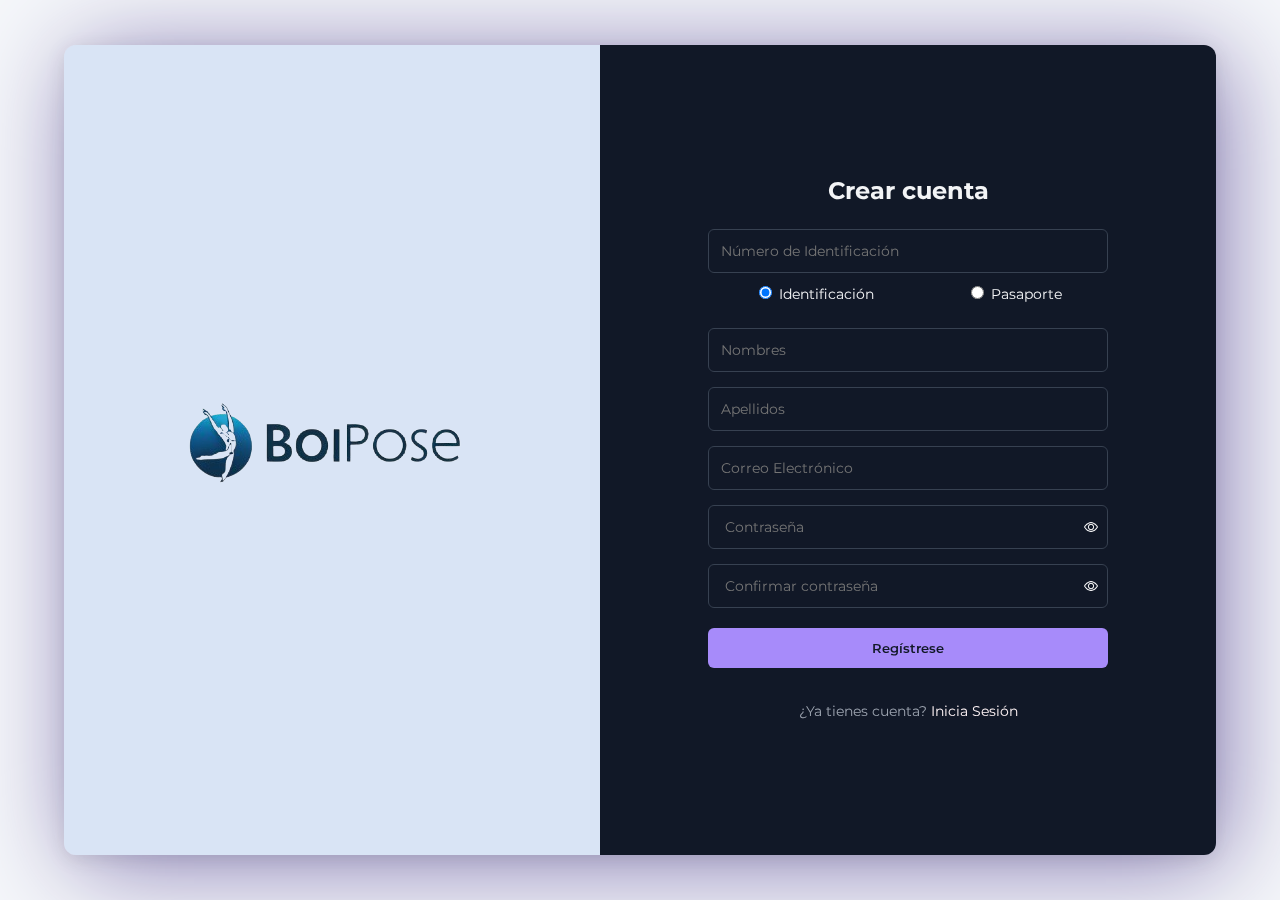
<file: Tesis/src/templates/create-account.html>
<!DOCTYPE html>
<html lang="es">
<head>
    <meta charset="UTF-8">
    <meta name="viewport" content="width=device-width, initial-scale=1.0">
    <title>BoiPose | Crear Cuenta</title>
    <link rel="icon" href="../static/assets/logo.png">
    <link href="../static/styles/create-account.css" rel="stylesheet" type="text/css">
    <link href="https://cdnjs.cloudflare.com/ajax/libs/font-awesome/6.0.0-beta3/css/all.min.css" rel="stylesheet">
    <link href="https://cdn.jsdelivr.net/npm/bootstrap-icons/font/bootstrap-icons.css" rel="stylesheet">

</head>
<body>
    <div class="main_container">
        <div class="left_container">
            <div class="content-images">
                 <img id="logo" src="../static/assets/logotipo.png" alt="Logo">
            </div>
        </div>
        <div class="right_container">
            <div class="form-box">
                <div class="title">
                    <p >Crear cuenta</p>
                </div>
                <form class="form">
                    <div class="form-container">
                        <div class="input-group">
                            <input type="text" id="inputIdentification" class="input" placeholder="Número de Identificación" required>

                            <div class="content-message-error">
                                <p id="cedulaMessage" class="error-message"></p>
                            </div>
                            <div class="content_type_identification">
                                <div class="rb_content_identification">
                                    <input type="radio" id="rb_identification" name="fav_language" value="identification" checked>
                                    <label>Identificación</label>
                                </div>
                                <div class="rb_content_passport">
                                    <input type="radio" id="rb_passport" name="fav_language" value="passport">
                                    <label>Pasaporte</label>
                                </div>
                            </div>
                        </div>
                        <div class="input-group">
                            <input type="text" id="inputName" class="input" placeholder="Nombres" required>
                            <div class="content-message-error">
                                <p id="nameMessage" class="error-message"></p>
                            </div>
                        </div>
                        <div class="input-group">
                            <input type="text" id="inputApellido" class="input" placeholder="Apellidos" required>
                            <div class="content-message-error">
                                <p id="lastNameMessage" class="error-message"></p>
                            </div>
                        </div>

                        <div class="input-group">
                            <input type="email" id="inputMail" class="input" placeholder="Correo Electrónico" required>
                            <div class="content-message-error">
                                <p id="emailMessage" class="error-message"></p>
                            </div>
                        </div>
                        <div class="input-group">
                            <div class="content_pass">
                                <input type="password" id="inputPass" class="input" placeholder="Contraseña" required>
                                <i class="bi bi-eye" id="iconPassword"></i>
                            </div>
                            <div class="content-message-error">
                                <p id="passMessage" class="error-message"></p>
                            </div>
                        </div>
                        <div class="input-group">
                            <div class="content_pass">
                                <input type="password" id="inputVerifyPass" class="input" placeholder="Confirmar contraseña" required>
                                <i class="bi bi-eye" id="iconPasswordVerify"></i>
                            </div>

                            <div class="content-message-error">
                                <p id="passMessageVerify" class="error-message"></p>
                            </div>
                        </div>
                    </div>
                    <button type="button" onclick="createAccount()">Regístrese</button>
                </form>
                <div class="form-section">
                <p class="signup">¿Ya tienes cuenta? <a href="{{ url_for('login') }}">Inicia Sesión</a></p>
                </div>
            </div>
        </div>
    </div>
</body>
<script src="../static/scripts/create-account.js"></script>
</html>
</file>
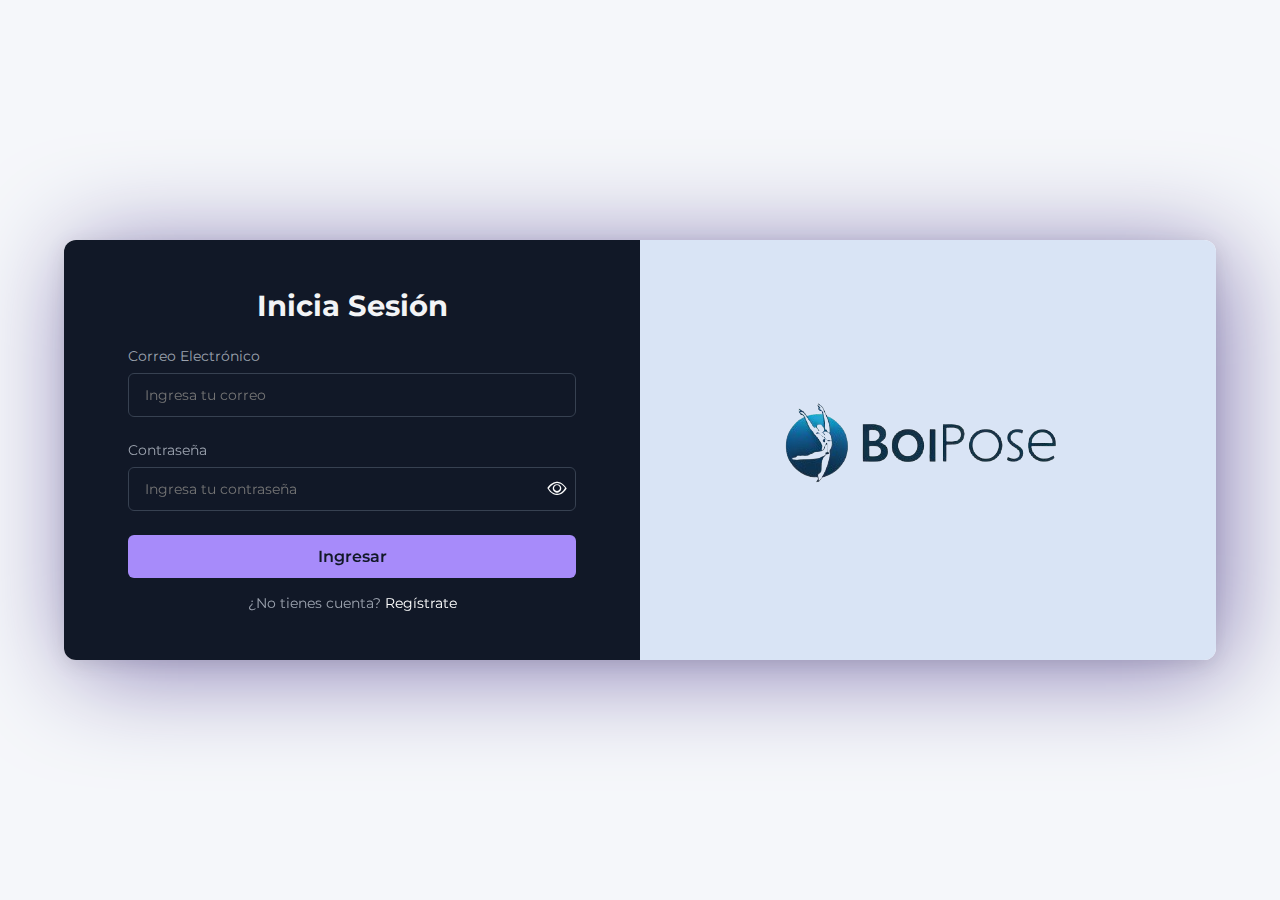
<file: Tesis/src/templates/login.html>
<!DOCTYPE html>
<html lang="es">
<head>
    <meta charset="UTF-8">
    <meta name="viewport" content="width=device-width, initial-scale=1.0">
    <title>BoiPose | Inicio de Sesión</title>
    <link rel="icon" href="../static/assets/logo.png">
    <link href="../static/styles/login.css" rel="stylesheet" type="text/css">
    <link rel="stylesheet" href="../static/styles/loader.css">
    <!--<link href="https://cdn.jsdelivr.net/npm/bootstrap@5.0.2/dist/css/bootstrap.min.css" rel="stylesheet" integrity="sha384-EVSTQN3/azprG1Anm3QDgpJLIm9Nao0Yz1ztcQTwFspd3yD65VohhpuuCOmLASjC" crossorigin="anonymous">-->
    <link href="https://cdnjs.cloudflare.com/ajax/libs/font-awesome/6.0.0-beta3/css/all.min.css" rel="stylesheet">
    <link href="https://cdn.jsdelivr.net/npm/bootstrap-icons/font/bootstrap-icons.css" rel="stylesheet">

</head>
<body>
      <div class="main-container">
        <div class="left-container">
          <p class="title">Inicia Sesión</p>
          <form class="form" id="login-form">
            <div class="input-group">
              <label for="mail">Correo Electrónico</label>
              <input type="text" name="mail" id="mail" placeholder="Ingresa tu correo">
              <div class="content-message-error">
                <p id="emailMessage" class="error-message"></p>
              </div>
            </div>
            <div class="input-group">
                <label for="password">Contraseña</label>
                <div class="content_pass">
                    <input type="password" name="password" id="password" placeholder="Ingresa tu contraseña">
                    <i class="bi bi-eye" id="iconPassword"></i>
                </div>
                <div class="content-message-error">
                  <p id="passMessage" class="error-message"></p>
                </div>
            </div>
            <button id="login-button" type="button" class="sign" onclick="getLogin()">Ingresar</button>
          </form>
          <p class="signup">
            ¿No tienes cuenta?
            <a href="{{ url_for('create_accountView') }}">Regístrate</a>
          </p>
        </div>
        <div class="right-container">
          <div class="content-images">
            <img id="logo" src="../static/assets/logotipo.png" alt="Logo">
          </div>
        </div>
      </div>

      <div id="message_content" class="message-content"></div>

      <div class="loader_container" id="loader_container">
            <div class="load_container_sub">
                <div class="boxes">
                    <div class="box">
                        <div></div>
                        <div></div>
                        <div></div>
                        <div></div>
                    </div>
                    <div class="box">
                        <div></div>
                        <div></div>
                        <div></div>
                        <div></div>
                    </div>
                    <div class="box">
                        <div></div>
                        <div></div>
                        <div></div>
                        <div></div>
                    </div>
                    <div class="box">
                        <div></div>
                        <div></div>
                        <div></div>
                        <div></div>
                    </div>
                </div>
            </div>
        </div>

  <script src="../static/scripts/login.js"></script>
</body>
</html>
</file>
<file: Tesis/src/static/styles/create-account.css>
@import url('https://fonts.googleapis.com/css2?family=Montserrat:ital,wght@0,100..900;1,100..900&display=swap');
/* General Styles */
/* General */
body {
  margin: 0;
  padding: 0;
  font-family: 'Montserrat', sans-serif;
  display: flex;
  justify-content: center;
  align-items: center;
  height: 100vh;
  background-color: #f5f7fa;
}

.main_container {
  display: flex;
  flex-wrap: wrap;
  width: 90%;
  max-width: 1200px;
  height: 90vh;
  box-shadow: 0 4px 20px rgba(0, 0, 0, 0.1);
  border-radius: 12px;
  overflow: hidden;
  filter: drop-shadow(10px 10px 50px rgb(136, 125, 180));
}

/* Left Container */
.left_container {
  flex: 1;
  background-color: #d9e4f5; /* Pastel blue */
  display: flex;
  justify-content: center;
  align-items: center;
}

.content-images img {
  max-width: 100%;
  margin: 0;
}

/* Right Container */
.right_container {
  flex: 1;
  padding: 0px 40px;
  display: flex;
  justify-content: center;
  align-items: center;
  flex-direction: column;
  background-color: rgba(17, 24, 39, 1);
  overflow-y:auto;
}

.form-box {
  width: 100%;
  max-width: 400px;
  color: rgba(243, 244, 246, 1);
  text-align: center;
}

/* Form */
.title {
  text-align: center;
  font-size: 1.5rem;
  font-weight: 700;
}

.form-container {
  display: flex;
  flex-direction: column;
  gap: 15px;
  width: 100%;
}

.input-group {
  display: flex;
  flex-direction: column;
  text-align: left;
  font-size: 0.875rem;
  line-height: 1.25rem;
  width:100%;
}

.input-group input {
  border-radius: 0.375rem;
  border: 1px solid rgba(55, 65, 81, 1);
  outline: none;
  background-color: rgba(17, 24, 39, 1);
  padding: 0.75rem;
  color: rgba(243, 244, 246, 1);
  font-size: 0.875rem;
  transition: border-color 0.3s;
  font-family: 'Montserrat', sans-serif;
}

.input-group input:focus {
  border-color: rgba(167, 139, 250);
}

.signup {
  text-align: center;
  font-size: 14px;
  line-height: 1rem;
  color: rgba(156, 163, 175, 1);
  padding : 15px 0;
}

.error-message {
  color: #e74c3c; 
  font-size: 12px;
  margin: 0px;
}

/* Button */
button {
  display: block;
  width: 100%;
  background-color: rgba(167, 139, 250, 1);
  padding: 0.75rem;
  text-align: center;
  color: rgba(17, 24, 39, 1);
  border: none;
  border-radius: 0.375rem;
  font-weight: 600;
  margin-top: 20px;
  cursor: pointer;
  font-family: 'Montserrat', sans-serif;
}

button:hover {
  background-color: #4aa8ff; /* Slightly darker pastel blue */
}

/* Form Section */
.form-section {
  margin-top: 20px;
}

.form-section a {
  color: rgba(423, 244, 246, 1);
  text-decoration: none;
}

.form-section a:hover {
  text-decoration: underline;
}

.content_type_identification{
    display:flex;
    flex-direction:row;
    justify-content:space-around;
    align-items:center;
    height:40px;
}

.content_pass{
    position:relative;
    display: flex;
    align-items: center;
    border-radius:4px;
    width:100%;
}
.bi-eye{
    color:#fff;
    position: absolute;
    right: 10px;
}
#inputPass{
    width: 100%;
    padding: 0.75rem 1rem;
    border-radius: 0.375rem;
    border: 1px solid rgba(55, 65, 81, 1);
    background-color: rgba(17, 24, 39, 1);
    color: #f3f4f6;
    font-size: 0.875rem;
}

#inputVerifyPass{
    width: 100%;
    padding: 0.75rem 1rem;
    border-radius: 0.375rem;
    border: 1px solid rgba(55, 65, 81, 1);
    background-color: rgba(17, 24, 39, 1);
    color: #f3f4f6;
    font-size: 0.875rem;
}


/* Responsive */
@media (max-width: 768px) {
  .main_container {
    flex-direction: column;
  }

  .left_container {
    display: none; /* Ocultar para pantallas pequeñas */
  }

  .right_container {
    padding: 20px;
  }

  .form-box {
    width: 100%;
    max-width: 350px;
  }
}
</file>
<file: Tesis/src/static/styles/login.css>
/* General styles */
@import url('https://fonts.googleapis.com/css2?family=Montserrat:wght@400;700&display=swap');

* {
  margin: 0;
  padding: 0;
  box-sizing: border-box;
  font-family: 'Montserrat', sans-serif;
}

body {
  display: flex;
  justify-content: center;
  align-items: center;
  min-height: 100vh;
  background-color: #f5f7fa;
}

/* Main container */
.main-container {
  display: flex;
  flex-wrap: wrap;
  width: 90%;
  max-width: 1200px;
  background-color: #ffffff;
  box-shadow: 0 4px 20px rgba(0, 0, 0, 0.1);
  border-radius: 12px;
  overflow: hidden;
  filter: drop-shadow(10px 10px 50px rgb(136, 125, 180));
}

/* Form container */
.left-container {
  flex: 1 1 50%; /* Responsive width */
  background-color: rgba(17, 24, 39, 1);
  color: #f3f4f6;
  padding: 3rem 4rem;
  display: flex;
  flex-direction: column;
  justify-content: center;
  align-items: center;
}

/* Title */
.title {
  font-size: 1.8rem;
  font-weight: 700;
  margin-bottom: 1.5rem;
}

/* Form styles */
.form {
  width: 100%;
}

.input-group {
  margin-bottom: 1.5rem;
  text-align: left;
  display:flex;
  flex-direction:column;
}

.input-group label {
  font-size: 0.875rem;
  color: rgba(156, 163, 175, 1);
  margin-bottom: 0.5rem;
}

#mail{
    width: 100%;
    padding: 0.75rem 1rem;
    border-radius: 0.375rem;
    border: 1px solid rgba(55, 65, 81, 1);
    background-color: rgba(17, 24, 39, 1);
    color: #f3f4f6;
    font-size: 0.875rem;
}
#password{
    width: 100%;
    padding: 0.75rem 1rem;
    border-radius: 0.375rem;
    border: 1px solid rgba(55, 65, 81, 1);
    background-color: rgba(17, 24, 39, 1);
    color: #f3f4f6;
    font-size: 0.875rem;
}

.input-group input:focus {
  border-color: rgba(167, 139, 250, 1);
  outline: none;
  box-shadow: 0 0 5px rgba(167, 139, 250, 0.5);
}

.sign {
  width: 100%;
  padding: 0.75rem;
  border: none;
  border-radius: 0.375rem;
  background-color: rgba(167, 139, 250, 1);
  color: rgba(17, 24, 39, 1);
  font-size: 1rem;
  font-weight: 600;
  cursor: pointer;
  transition: background-color 0.3s ease;
}

.sign:hover {
  background-color: rgba(139, 92, 246, 1);
}

/* Signup link */
.signup {
  font-size: 0.875rem;
  margin-top: 1rem;
  color: rgba(156, 163, 175, 1);
}

.signup a {
  color: rgb(255, 255, 255);
  text-decoration: none;
}

.signup a:hover {
  text-decoration: underline;
}

/* Right container */
.right-container {
  flex: 1 1 50%; /* Responsive width */
  background-color: #d9e4f5;
  display: flex;
  justify-content: center;
  align-items: center;
}

.content-images img {
  max-width: 100%;
  margin: 0;
}

.error-message {
  color: #e74c3c; 
  font-size: 12px;
  margin: 0px;
}

/* Responsive styles */
@media (max-width: 768px) {
  .main-container {
    flex-direction: column;
  }

  .form-container, .right-container {
    flex: 1 1 100%;
    height: auto;
  }

  .form-container {
    padding: 1.5rem;
  }

  .right-container {
    padding: 1.5rem;
  }
}

.message_content{
    position:absolute; top:0; left:0;
}

.content_pass{
  position: relative;
  display: flex;
  align-items: center;
  width: 100%;
  border-radius:4px;
}

.bi-eye{
    color:#fff;
    position: absolute;
    right: 10px;
    top: 50%;
    transform: translateY(-50%);
    cursor: pointer;
    font-size: 1.2rem;
}
</file>
<file: Tesis/src/static/styles/loader.css>
*{
    box-sizing:border-box;
    margin:0;
    padding:0;
}

.loader_container{
    position:fixed;
    top:0;
    left:0;
    width:100vw;
    height:100vh;
    display:none;
}

.load_container_sub{
    width:100%;
    height:100%;
    display:flex;
    justify-content:center;
    align-items:center;
    background-color:rgba(0,0,0,0.4);
}


/* From Uiverse.io by Nawsome */
.boxes {
  --size: 32px;
  --duration: 800ms;
  height: calc(var(--size) * 2);
  width: calc(var(--size) * 3);
  position: relative;
  transform-style: preserve-3d;
  transform-origin: 50% 50%;
  margin-top: calc(var(--size) * 1.5 * -1);
  transform: rotateX(60deg) rotateZ(45deg) rotateY(0deg) translateZ(0px);
}

.boxes .box {
  width: var(--size);
  height: var(--size);
  top: 0;
  left: 0;
  position: absolute;
  transform-style: preserve-3d;
}

.boxes .box:nth-child(1) {
  transform: translate(100%, 0);
  -webkit-animation: box1 var(--duration) linear infinite;
  animation: box1 var(--duration) linear infinite;
}

.boxes .box:nth-child(2) {
  transform: translate(0, 100%);
  -webkit-animation: box2 var(--duration) linear infinite;
  animation: box2 var(--duration) linear infinite;
}

.boxes .box:nth-child(3) {
  transform: translate(100%, 100%);
  -webkit-animation: box3 var(--duration) linear infinite;
  animation: box3 var(--duration) linear infinite;
}

.boxes .box:nth-child(4) {
  transform: translate(200%, 0);
  -webkit-animation: box4 var(--duration) linear infinite;
  animation: box4 var(--duration) linear infinite;
}

.boxes .box > div {
  --background: #5C8DF6;
  --top: auto;
  --right: auto;
  --bottom: auto;
  --left: auto;
  --translateZ: calc(var(--size) / 2);
  --rotateY: 0deg;
  --rotateX: 0deg;
  position: absolute;
  width: 100%;
  height: 100%;
  background: var(--background);
  top: var(--top);
  right: var(--right);
  bottom: var(--bottom);
  left: var(--left);
  transform: rotateY(var(--rotateY)) rotateX(var(--rotateX)) translateZ(var(--translateZ));
}

.boxes .box > div:nth-child(1) {
  --top: 0;
  --left: 0;
}

.boxes .box > div:nth-child(2) {
  --background: #145af2;
  --right: 0;
  --rotateY: 90deg;
}

.boxes .box > div:nth-child(3) {
  --background: #447cf5;
  --rotateX: -90deg;
}

.boxes .box > div:nth-child(4) {
  --background: #DBE3F4;
  --top: 0;
  --left: 0;
  --translateZ: calc(var(--size) * 3 * -1);
}

@-webkit-keyframes box1 {
  0%, 50% {
    transform: translate(100%, 0);
  }

  100% {
    transform: translate(200%, 0);
  }
}

@keyframes box1 {
  0%, 50% {
    transform: translate(100%, 0);
  }

  100% {
    transform: translate(200%, 0);
  }
}

@-webkit-keyframes box2 {
  0% {
    transform: translate(0, 100%);
  }

  50% {
    transform: translate(0, 0);
  }

  100% {
    transform: translate(100%, 0);
  }
}

@keyframes box2 {
  0% {
    transform: translate(0, 100%);
  }

  50% {
    transform: translate(0, 0);
  }

  100% {
    transform: translate(100%, 0);
  }
}

@-webkit-keyframes box3 {
  0%, 50% {
    transform: translate(100%, 100%);
  }

  100% {
    transform: translate(0, 100%);
  }
}

@keyframes box3 {
  0%, 50% {
    transform: translate(100%, 100%);
  }

  100% {
    transform: translate(0, 100%);
  }
}

@-webkit-keyframes box4 {
  0% {
    transform: translate(200%, 0);
  }

  50% {
    transform: translate(200%, 100%);
  }

  100% {
    transform: translate(100%, 100%);
  }
}

@keyframes box4 {
  0% {
    transform: translate(200%, 0);
  }

  50% {
    transform: translate(200%, 100%);
  }

  100% {
    transform: translate(100%, 100%);
  }
}
</file>
